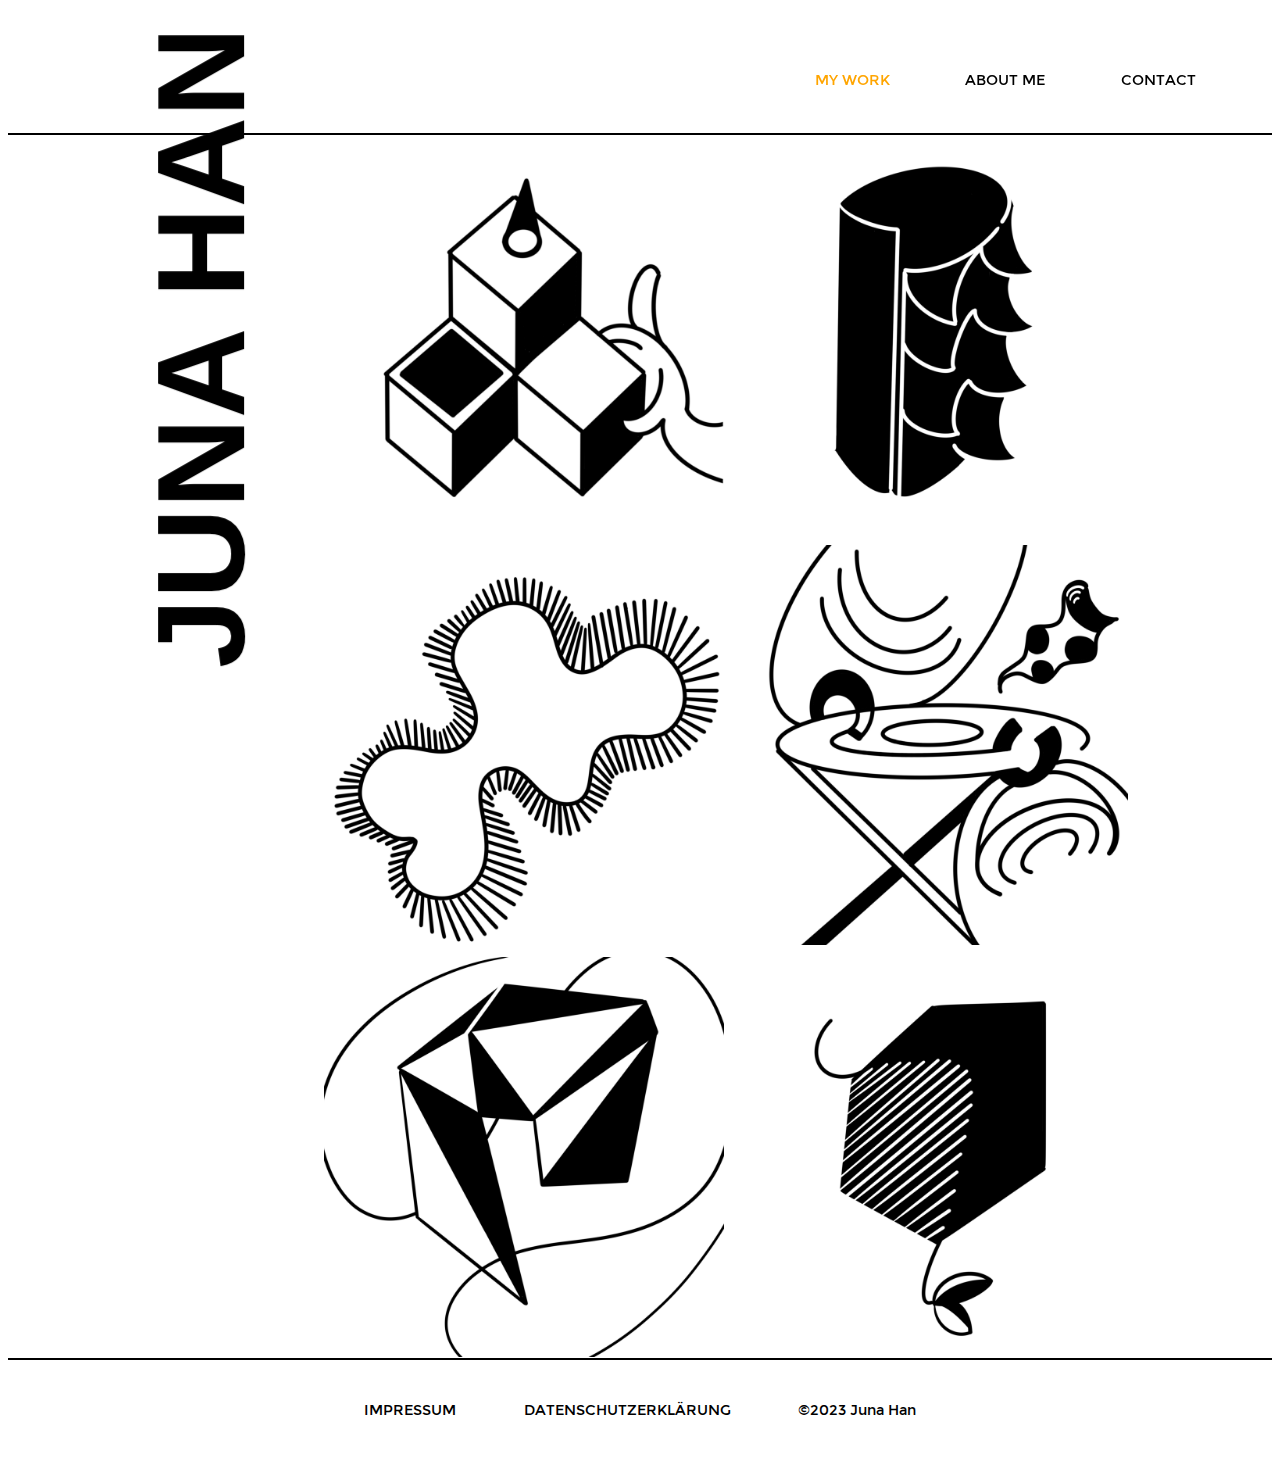
<file: index.html>
<!DOCTYPE html>
<html>
    <head>
        <meta charset="utf-8" />
        <meta name="viewport" content="width=device-width, initial-scale=1.0">
        <title>Juna Han's Portfolio Website</title>
        <link href="portfolio.css" rel="stylesheet">
    </head>
    <body>
        <header id="menu">
            <h1>JUNA HAN</h1>
            <nav>
                <a href="/contact.html">CONTACT</a>
                <a href="/aboutme.html">ABOUT ME</a>
                <a href="/index.html" id="mywork">MY WORK</a>
            </nav>
        </header>
        <section class="wholegallery">
            <div class="gallery">
                <a href="holzspiel.html">
                    <img src="/pic/holzspiel0.png" alt="Holzspiel" width="400" height="400">
                    <img src="/pic/holzspiel1.JPG" alt="Holzspiel" width="400" height="400">
                </a>
            </div>
            <div class="gallery">
                <a href="lampe.html">
                    <img src="/pic/lampe0.png" alt="Lichtverpackung" width="400" height="400">
                    <img src="/pic/lampe1.jpeg" alt="Lichtverpackung" width="400" height="400">
                </a>
            </div>
            <div class="gallery">
                <a href="schimmel.html">
                    <img src="/pic/schimmel0.png" alt="Farbstift-Schimmel" width="400" height="400">
                    <img src="/pic/schimmel1.jpg" alt="Farbstift-Schimmel" width="400" height="400">
                </a>
            </div>
            <div class="gallery">
                <a href="humbletable.html">
                    <img src="/pic/tisch0.png" alt="Humble-Table" width="400" height="400">
                    <img src="/pic/tisch1.jpg" alt="Humble-Table" width="400" height="400">
                </a>
            </div>
            <div class="gallery">
                <a href="origami.html">
                    <img src="/pic/origami0.png" alt="Aktiv-Passiv" width="400" height="400">
                    <img src="/pic/origami1.jpg" alt="Aktiv-Passiv" width="400" height="400">
                </a>
            </div>
            <div class="gallery">
                <a href="dna.html">
                    <img src="/pic/dna0.png" alt="BMW Beyond" width="400" height="400">
                    <img src="/pic/dna1.png" alt="BMW Beyond" width="400" height="400">
                </a>
            </div>
        </section>
    </body>
    <footer>
        <hr>
        <a href="impressum.html">
        <p>IMPRESSUM</p></a>
        <a href="datenschutz.html">
        <p>DATENSCHUTZERKLÄRUNG</p></a>
        <p>©2023 Juna Han</p>
    </footer>
</html>
</file>
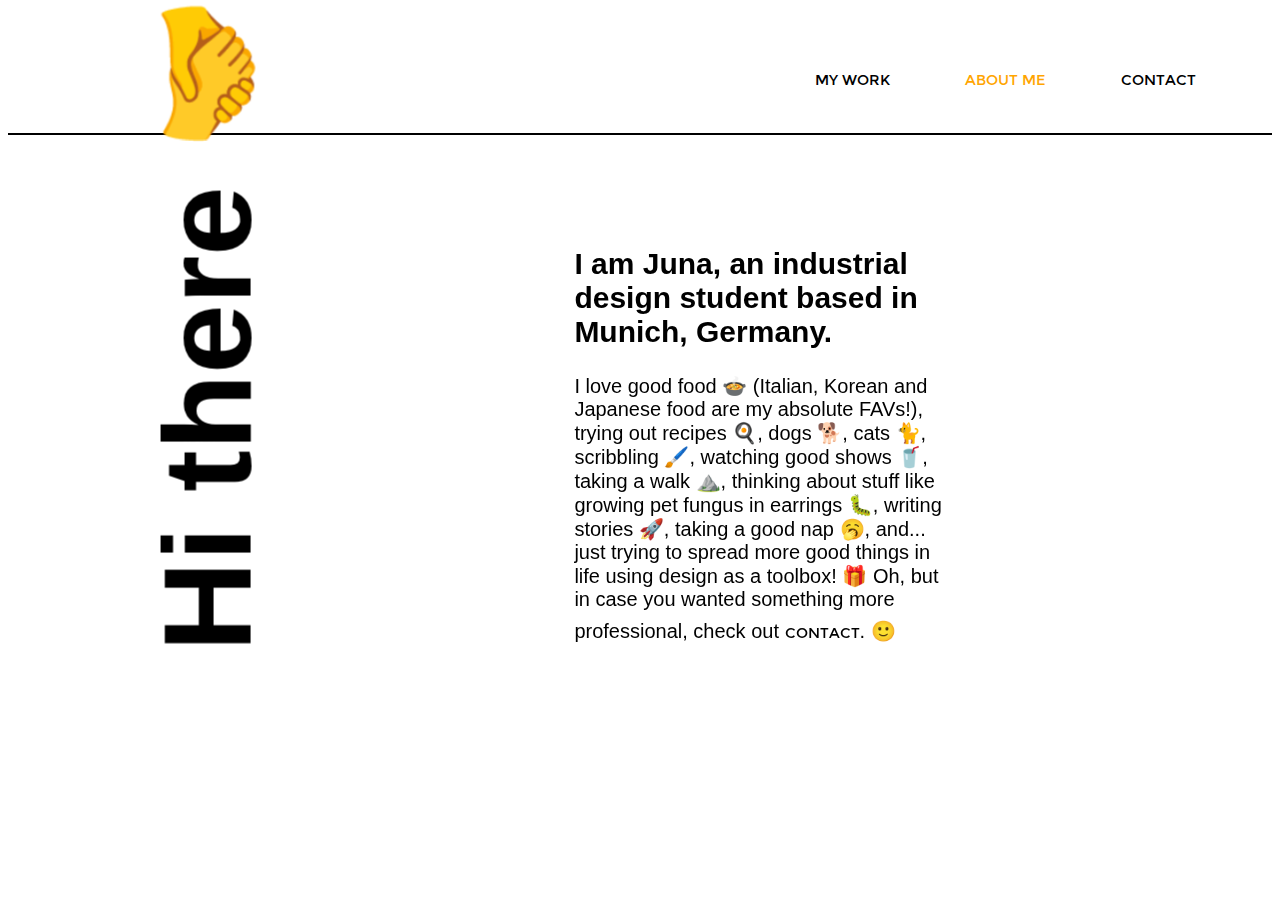
<file: aboutme.html>
<!DOCTYPE html>
<html>
    <head>
        <meta charset="utf-8" />
        <meta name="viewport" content="width=device-width, initial-scale=1.0">
        <title>About Me</title>
        <link href="portfolio.css" rel="stylesheet">
    </head>
    <body>
        <header id="menu">
            <h1 id="aboutmeh1">Hi there 🤝</h1>
            <nav>
                <a href="/contact.html">CONTACT</a>
                <a href="/aboutme.html" id="aboutme">ABOUT ME</a>
                <a href="/index.html">MY WORK</a>
            </nav>
        </header>
        <section class="specificgallery"></section>
        <section class="descother">
            <h2>I am Juna, an industrial design student based in Munich, Germany.</h2>
            <p>I love good food 🍲 (Italian, Korean and Japanese food are my absolute FAVs!), trying out recipes 🍳, dogs 🐕, cats 🐈,
                scribbling 🖌️, watching good shows 🥤, taking a walk ⛰️, thinking about stuff like growing pet fungus in earrings 🐛,
                writing stories 🚀, taking a good nap 🥱, and... just trying to spread more good things in life using design as a toolbox! 🎁
                Oh, but in case you wanted something more professional, check out <a href="contact.html">CONTACT</a>. 🙂
            </p>
        </section>
    </body>
</html>
</file>
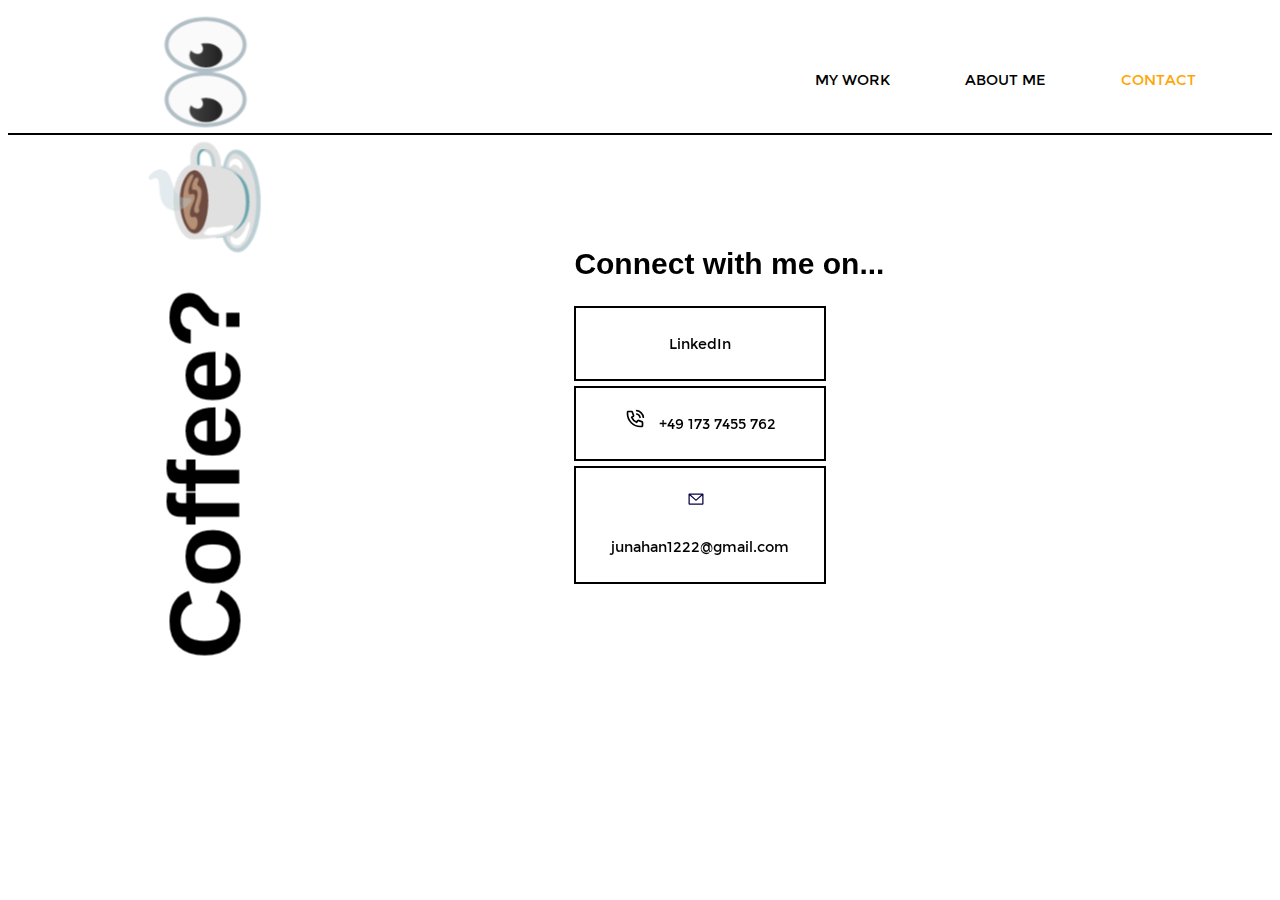
<file: contact.html>
<!DOCTYPE html>
<html>
    <head>
        <meta charset="utf-8" />
        <meta name="viewport" content="width=device-width, initial-scale=1.0">
        <title>Contact</title>
        <link href="portfolio.css" rel="stylesheet">
    </head>
    <body>
        <header id="menu">
            <h1 id="contacth1">Coffee? ☕👀</h1>
            <nav>
                <a href="/contact.html" id="contact">CONTACT</a>
                <a href="/aboutme.html">ABOUT ME</a>
                <a href="/index.html">MY WORK</a>
            </nav>
        </header>
        <section class="specificgallery"></section>
        <section class="descother">
            <h2>Connect with me on...</h2>
            <a href="https://www.linkedin.com/in/juna-han/" id="linkedin">LinkedIn</a>
            <a id="phonemail"><img src="/pic/phone.svg" width="20px"> +49 173 7455 762</a>
            <a id="phonemail"><img src="/pic/email.svg" width="20px"> junahan1222@gmail.com</a>
        </section>
    </body>
</html>
</file>
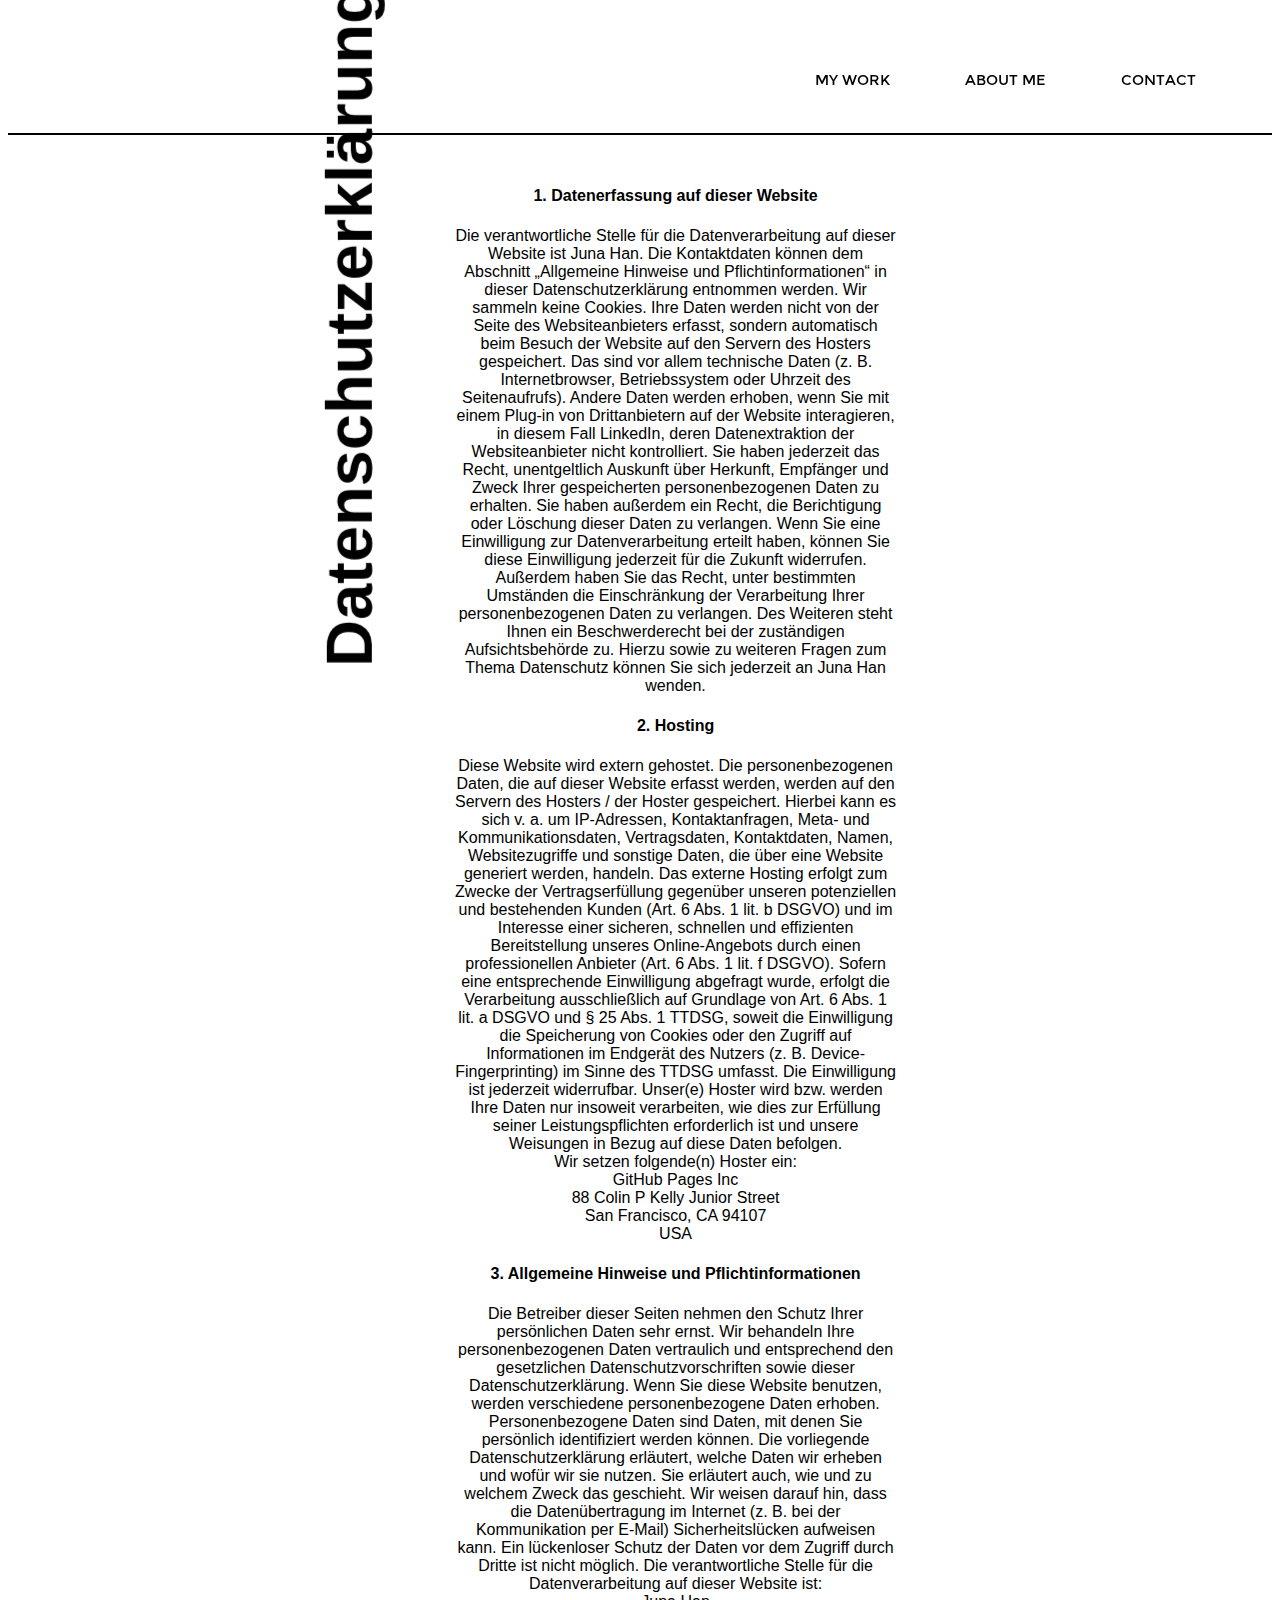
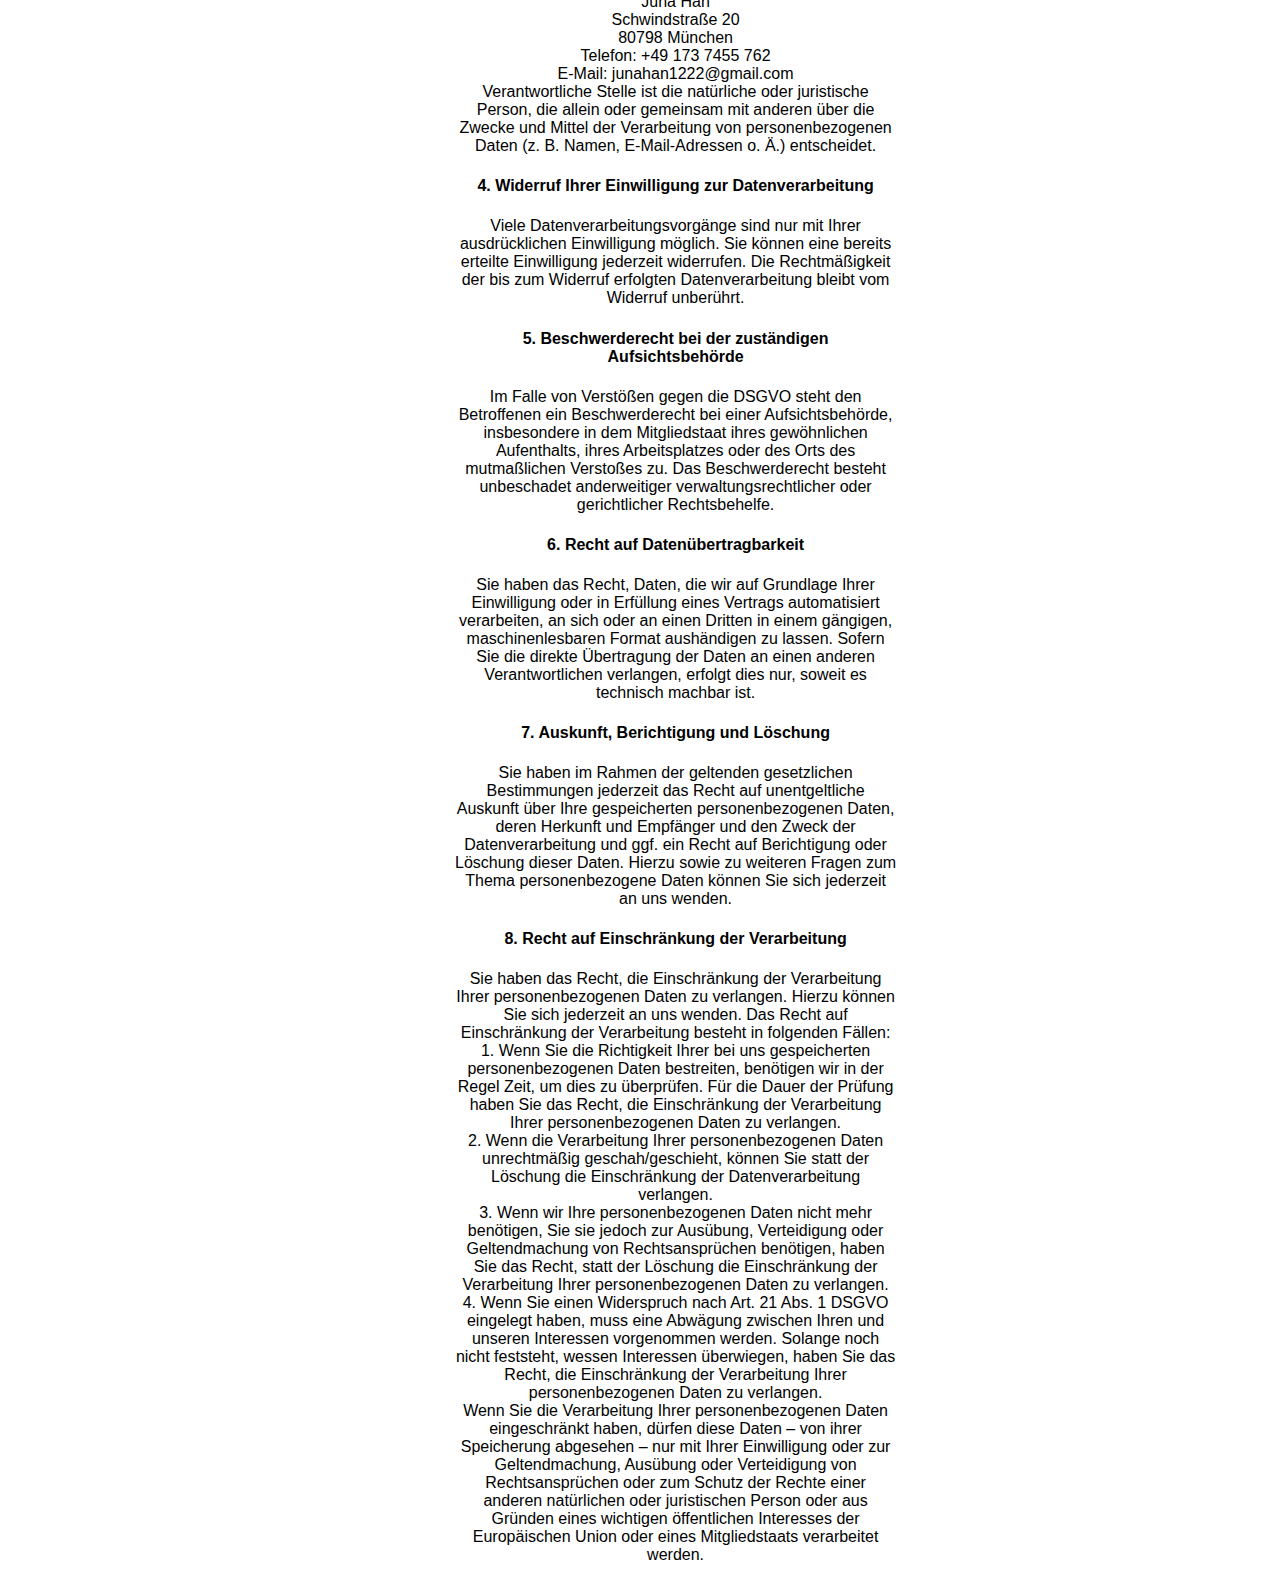
<file: datenschutz.html>
<!DOCTYPE html>
<html>
    <head>
        <meta charset="utf-8" />
        <meta name="viewport" content="width=device-width, initial-scale=1.0">
        <title>Datenschutzerklärung</title>
        <link href="portfolio.css" rel="stylesheet">
    </head>
    <body>
        <header id="menu">
            <h1 id="datenschutz">Datenschutzerklärung</h1>
            <nav>
                <a href="/contact.html">CONTACT</a>
                <a href="/aboutme.html">ABOUT ME</a>
                <a href="/index.html">MY WORK</a>
            </nav>
        </header>
        <section class="specificgallery"></section>
            <section class="descimp">
                <p id="angabenbold">1. Datenerfassung auf dieser Website</p>
                <p id="angaben">Die verantwortliche Stelle für die Datenverarbeitung auf dieser Website ist Juna Han.
                    Die Kontaktdaten können dem Abschnitt „Allgemeine Hinweise und Pflichtinformationen“ in dieser Datenschutzerklärung entnommen werden.
                    Wir sammeln keine Cookies. Ihre Daten werden nicht von der Seite des Websiteanbieters erfasst, sondern automatisch beim Besuch der Website auf den Servern des Hosters gespeichert.
                    Das sind vor allem technische Daten (z. B. Internetbrowser, Betriebssystem oder Uhrzeit des Seitenaufrufs). Andere Daten werden erhoben,
                    wenn Sie mit einem Plug-in von Drittanbietern auf der Website interagieren, in diesem Fall LinkedIn,
                    deren Datenextraktion der Websiteanbieter nicht kontrolliert.
                    Sie haben jederzeit das Recht, unentgeltlich Auskunft über Herkunft, Empfänger und Zweck Ihrer
                    gespeicherten personenbezogenen Daten zu erhalten. Sie haben außerdem ein Recht, die Berichtigung oder
                    Löschung dieser Daten zu verlangen. Wenn Sie eine Einwilligung zur Datenverarbeitung erteilt haben,
                    können Sie diese Einwilligung jederzeit für die Zukunft widerrufen. Außerdem haben Sie das Recht, unter
                    bestimmten Umständen die Einschränkung der Verarbeitung Ihrer personenbezogenen Daten zu verlangen.
                    Des Weiteren steht Ihnen ein Beschwerderecht bei der zuständigen Aufsichtsbehörde zu.
                    Hierzu sowie zu weiteren Fragen zum Thema Datenschutz können Sie sich jederzeit an Juna Han wenden.
                    </p>
                <p id="angabenbold">2. Hosting</p>
                <p id="angaben">Diese Website wird extern gehostet. Die personenbezogenen Daten, die auf dieser Website erfasst werden,
                    werden auf den Servern des Hosters / der Hoster gespeichert. Hierbei kann es sich v. a. um IP-Adressen,
                    Kontaktanfragen, Meta- und Kommunikationsdaten, Vertragsdaten, Kontaktdaten, Namen, Websitezugriffe
                    und sonstige Daten, die über eine Website generiert werden, handeln.
                    Das externe Hosting erfolgt zum Zwecke der Vertragserfüllung gegenüber unseren potenziellen und
                    bestehenden Kunden (Art. 6 Abs. 1 lit. b DSGVO) und im Interesse einer sicheren, schnellen und effizienten
                    Bereitstellung unseres Online-Angebots durch einen professionellen Anbieter (Art. 6 Abs. 1 lit. f DSGVO).
                    Sofern eine entsprechende Einwilligung abgefragt wurde, erfolgt die Verarbeitung ausschließlich auf
                    Grundlage von Art. 6 Abs. 1 lit. a DSGVO und § 25 Abs. 1 TTDSG, soweit die Einwilligung die Speicherung
                    von Cookies oder den Zugriff auf Informationen im Endgerät des Nutzers (z. B. Device-Fingerprinting) im
                    Sinne des TTDSG umfasst. Die Einwilligung ist jederzeit widerrufbar.
                    Unser(e) Hoster wird bzw. werden Ihre Daten nur insoweit verarbeiten, wie dies zur Erfüllung seiner
                    Leistungspflichten erforderlich ist und unsere Weisungen in Bezug auf diese Daten befolgen.
                <p id="angaben">Wir setzen folgende(n) Hoster ein:</p>
                <p id="angaben">GitHub Pages Inc</p>
                <p id="angaben">88 Colin P Kelly Junior Street</p>
                <p id="angaben">San Francisco, CA 94107</p>
                <p id="angaben">USA</p>
                <p id="angabenbold">3. Allgemeine Hinweise und Pflichtinformationen</p>
                <p id="angaben">Die Betreiber dieser Seiten nehmen den Schutz Ihrer persönlichen Daten sehr ernst. Wir behandeln Ihre
                    personenbezogenen Daten vertraulich und entsprechend den gesetzlichen Datenschutzvorschriften sowie
                    dieser Datenschutzerklärung. Wenn Sie diese Website benutzen, werden verschiedene personenbezogene Daten erhoben.
                    Personenbezogene Daten sind Daten, mit denen Sie persönlich identifiziert werden können. Die vorliegende
                    Datenschutzerklärung erläutert, welche Daten wir erheben und wofür wir sie nutzen. Sie erläutert auch, wie
                    und zu welchem Zweck das geschieht. Wir weisen darauf hin, dass die Datenübertragung im Internet (z. B. bei der Kommunikation per E-Mail)
                    Sicherheitslücken aufweisen kann. Ein lückenloser Schutz der Daten vor dem Zugriff durch Dritte ist nicht
                    möglich. Die verantwortliche Stelle für die Datenverarbeitung auf dieser Website ist:</p>
                <p id="angaben">Juna Han</p>
                <p id="angaben">Schwindstraße 20</p>
                <p id="angaben">80798 München</p>
                <p id="angaben">Telefon: +49 173 7455 762</p>
                <p id="angaben">E-Mail: junahan1222@gmail.com</p>
                <p id="angaben">Verantwortliche Stelle ist die natürliche oder juristische Person, die allein oder gemeinsam mit anderen über
                    die Zwecke und Mittel der Verarbeitung von personenbezogenen Daten (z. B. Namen, E-Mail-Adressen o. Ä.) entscheidet.</p>
                <p id="angabenbold">4. Widerruf Ihrer Einwilligung zur Datenverarbeitung</p>
                <p id="angaben">Viele Datenverarbeitungsvorgänge sind nur mit Ihrer ausdrücklichen Einwilligung möglich. Sie können eine
                    bereits erteilte Einwilligung jederzeit widerrufen. Die Rechtmäßigkeit der bis zum Widerruf erfolgten
                    Datenverarbeitung bleibt vom Widerruf unberührt.</p>
                <p id="angabenbold">5. Beschwerderecht bei der zuständigen Aufsichtsbehörde</p>
                <p id="angaben">Im Falle von Verstößen gegen die DSGVO steht den Betroffenen ein Beschwerderecht bei einer
                    Aufsichtsbehörde, insbesondere in dem Mitgliedstaat ihres gewöhnlichen Aufenthalts, ihres Arbeitsplatzes
                    oder des Orts des mutmaßlichen Verstoßes zu. Das Beschwerderecht besteht unbeschadet anderweitiger
                    verwaltungsrechtlicher oder gerichtlicher Rechtsbehelfe.</p>
                <p id="angabenbold">6. Recht auf Datenübertragbarkeit</p>
                <p id="angaben">Sie haben das Recht, Daten, die wir auf Grundlage Ihrer Einwilligung oder in Erfüllung eines Vertrags
                    automatisiert verarbeiten, an sich oder an einen Dritten in einem gängigen, maschinenlesbaren Format
                    aushändigen zu lassen. Sofern Sie die direkte Übertragung der Daten an einen anderen Verantwortlichen
                    verlangen, erfolgt dies nur, soweit es technisch machbar ist.</p>
                <p id="angabenbold">7. Auskunft, Berichtigung und Löschung</p>
                <p id="angaben">Sie haben im Rahmen der geltenden gesetzlichen Bestimmungen jederzeit das Recht auf unentgeltliche
                    Auskunft über Ihre gespeicherten personenbezogenen Daten, deren Herkunft und Empfänger und den
                    Zweck der Datenverarbeitung und ggf. ein Recht auf Berichtigung oder Löschung dieser Daten. Hierzu sowie
                    zu weiteren Fragen zum Thema personenbezogene Daten können Sie sich jederzeit an uns wenden.</p>
                <p id="angabenbold">8. Recht auf Einschränkung der Verarbeitung</p>
                <p id="angaben">Sie haben das Recht, die Einschränkung der Verarbeitung Ihrer personenbezogenen Daten zu verlangen.
                    Hierzu können Sie sich jederzeit an uns wenden. Das Recht auf Einschränkung der Verarbeitung besteht in
                    folgenden Fällen:</p>
                <p id="angaben">1. Wenn Sie die Richtigkeit Ihrer bei uns gespeicherten personenbezogenen Daten bestreiten, benötigen wir
                    in der Regel Zeit, um dies zu überprüfen. Für die Dauer der Prüfung haben Sie das Recht, die
                    Einschränkung der Verarbeitung Ihrer personenbezogenen Daten zu verlangen.</p>
                <p id="angaben">2. Wenn die Verarbeitung Ihrer personenbezogenen Daten unrechtmäßig geschah/geschieht, können Sie
                    statt der Löschung die Einschränkung der Datenverarbeitung verlangen.</p>
                <p id="angaben">3. Wenn wir Ihre personenbezogenen Daten nicht mehr benötigen, Sie sie jedoch zur Ausübung,
                    Verteidigung oder Geltendmachung von Rechtsansprüchen benötigen, haben Sie das Recht, statt der
                    Löschung die Einschränkung der Verarbeitung Ihrer personenbezogenen Daten zu verlangen.</p>
                <p id="angaben">4. Wenn Sie einen Widerspruch nach Art. 21 Abs. 1 DSGVO eingelegt haben, muss eine Abwägung zwischen
                    Ihren und unseren Interessen vorgenommen werden. Solange noch nicht feststeht, wessen Interessen
                    überwiegen, haben Sie das Recht, die Einschränkung der Verarbeitung Ihrer personenbezogenen Daten
                    zu verlangen.</p>
                <p id="angaben">Wenn Sie die Verarbeitung Ihrer personenbezogenen Daten eingeschränkt haben, dürfen diese Daten – von
                    ihrer Speicherung abgesehen – nur mit Ihrer Einwilligung oder zur Geltendmachung, Ausübung oder
                    Verteidigung von Rechtsansprüchen oder zum Schutz der Rechte einer anderen natürlichen oder
                    juristischen Person oder aus Gründen eines wichtigen öffentlichen Interesses der Europäischen Union oder
                    eines Mitgliedstaats verarbeitet werden.</p>
            </section>
    </body>
</html>
</file>
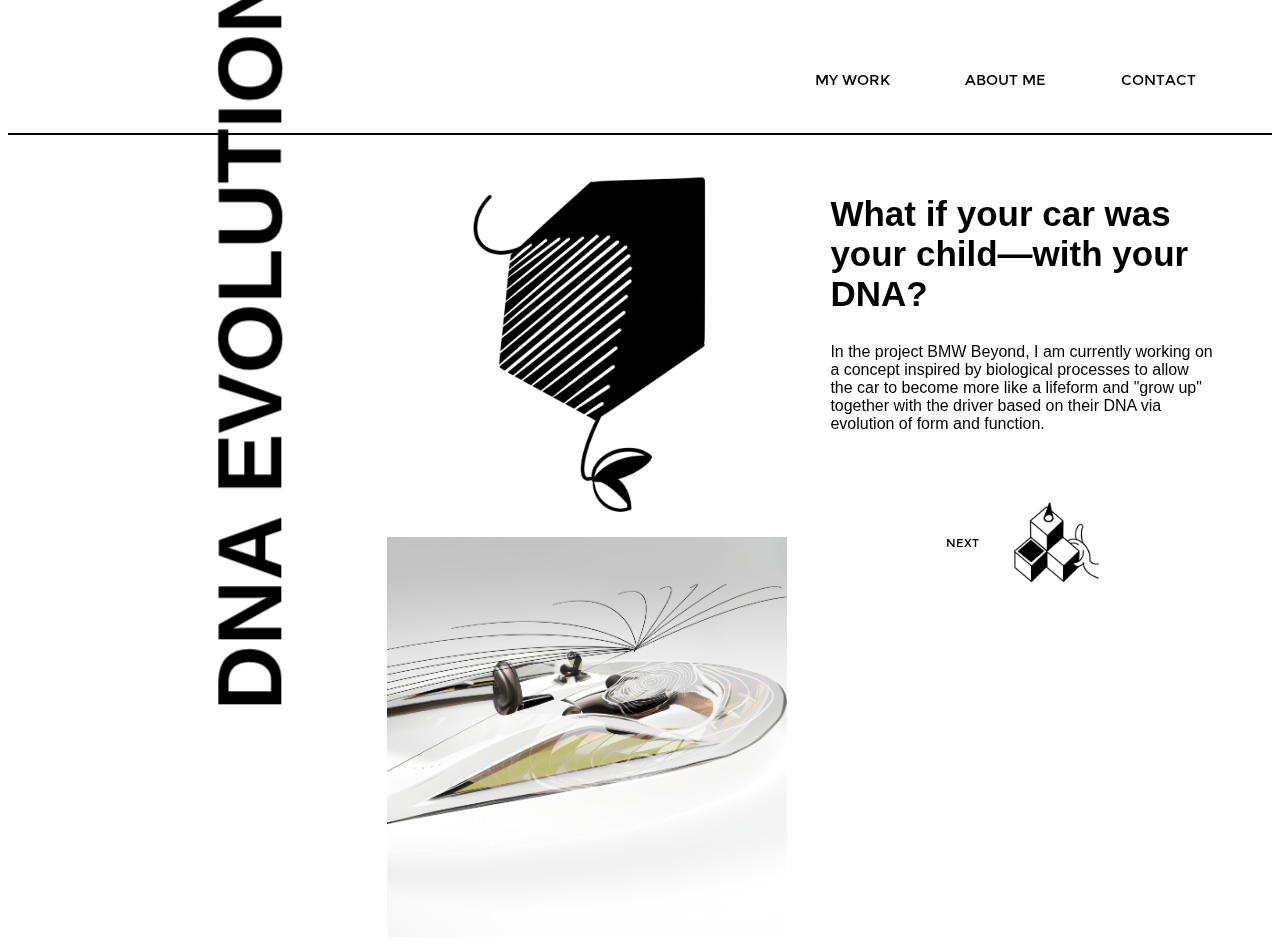
<file: dna.html>
<!DOCTYPE html>
<html>
    <head>
        <meta charset="utf-8" />
        <meta name="viewport" content="width=device-width, initial-scale=1.0">
        <title>BMW Beyond: DNA EVOLUTION</title>
        <link href="portfolio.css" rel="stylesheet">
    </head>
    <body>
        <header id="menu">
            <h1 id="dna">DNA EVOLUTION</h1>
            <nav>
                <a href="/contact.html">CONTACT</a>
                <a href="/aboutme.html">ABOUT ME</a>
                <a href="/index.html">MY WORK</a>
            </nav>
        </header>
        <section class="specificgallery">
            <img src="/pic/dna0.png" alt="Humble-Table" width="400">
            <img src="/pic/dna1.png" alt="Humble-Table" width="400">
            <!--<iframe src="https://player.vimeo.com/video/892317230?h=81dae0fdbd" width="400" height="351" frameborder="1" allow="autoplay; fullscreen; picture-in-picture" allowfullscreen></iframe>-->
        </section>
        <section class="desc">
            <h2>What if your car was your child—with your DNA?</h2>
            <p>In the project BMW Beyond, I am currently working on a concept inspired by biological processes
                to allow the car to become more like a lifeform and "grow up" together with the driver based on
                their DNA via evolution of form and function.
            </p>
            <a href="holzspiel.html">
                <div class="nexttext"><p>NEXT</p></div>
                <div class="nextimg"><img src="/pic/holzspiel0.png" alt="Holzspiel" width="100" height="100"></div>
            </a>
        </section>
    </body>
</html>
</file>
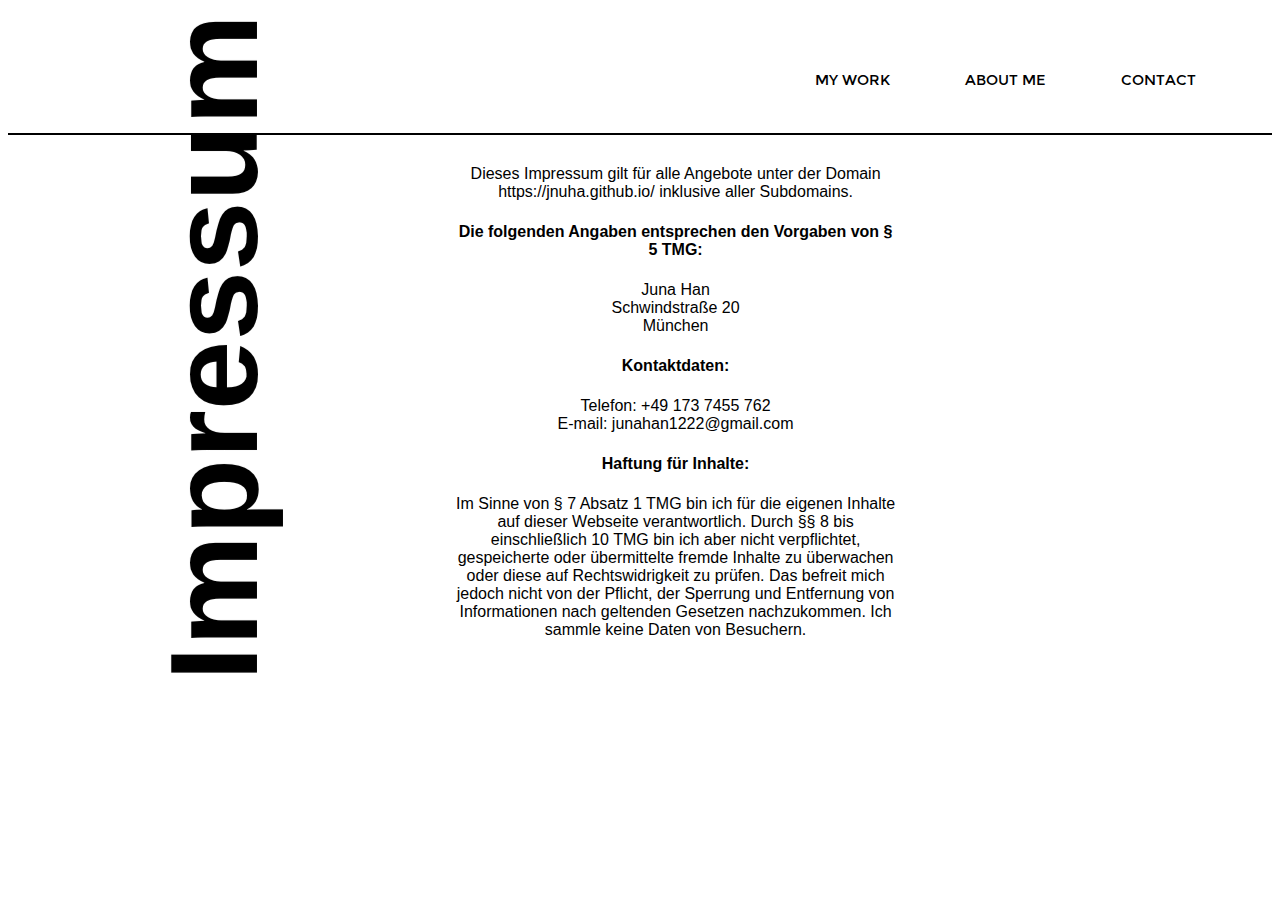
<file: impressum.html>
<!DOCTYPE html>
<html>
    <head>
        <meta charset="utf-8" />
        <meta name="viewport" content="width=device-width, initial-scale=1.0">
        <title>Impressum</title>
        <link href="portfolio.css" rel="stylesheet">
    </head>
    <body>
        <header id="menu">
            <h1>Impressum</h1>
            <nav>
                <a href="/contact.html">CONTACT</a>
                <a href="/aboutme.html">ABOUT ME</a>
                <a href="/index.html">MY WORK</a>
            </nav>
        </header>
        <section class="specificgallery"></section>
            <section class="descimp">
                <p id="angaben">Dieses Impressum gilt für alle Angebote unter der Domain https://jnuha.github.io/ inklusive aller Subdomains.</p>
                <p id="angabenbold">Die folgenden Angaben entsprechen den Vorgaben von § 5 TMG:</p>
                <p id="angaben">Juna Han</p>
                <p id="angaben">Schwindstraße 20</p>
                <p id="angaben">München</p>
                <p id="angabenbold">Kontaktdaten:</p>
                <p id="angaben">Telefon: +49 173 7455 762</p>
                <p id="angaben">E-mail: junahan1222@gmail.com</p>
                <p id="angabenbold">Haftung für Inhalte:</p>
                <p id="angaben">Im Sinne von § 7 Absatz 1 TMG bin ich für die eigenen Inhalte auf dieser Webseite verantwortlich.
                    Durch §§ 8 bis einschließlich 10 TMG bin ich aber nicht verpflichtet,
                    gespeicherte oder übermittelte fremde Inhalte zu überwachen oder diese auf Rechtswidrigkeit zu prüfen.
                    Das befreit mich jedoch nicht von der Pflicht, der Sperrung und Entfernung von Informationen
                    nach geltenden Gesetzen nachzukommen. Ich sammle keine Daten von Besuchern.
                </p>
            </section>
    </body>
</html>
</file>
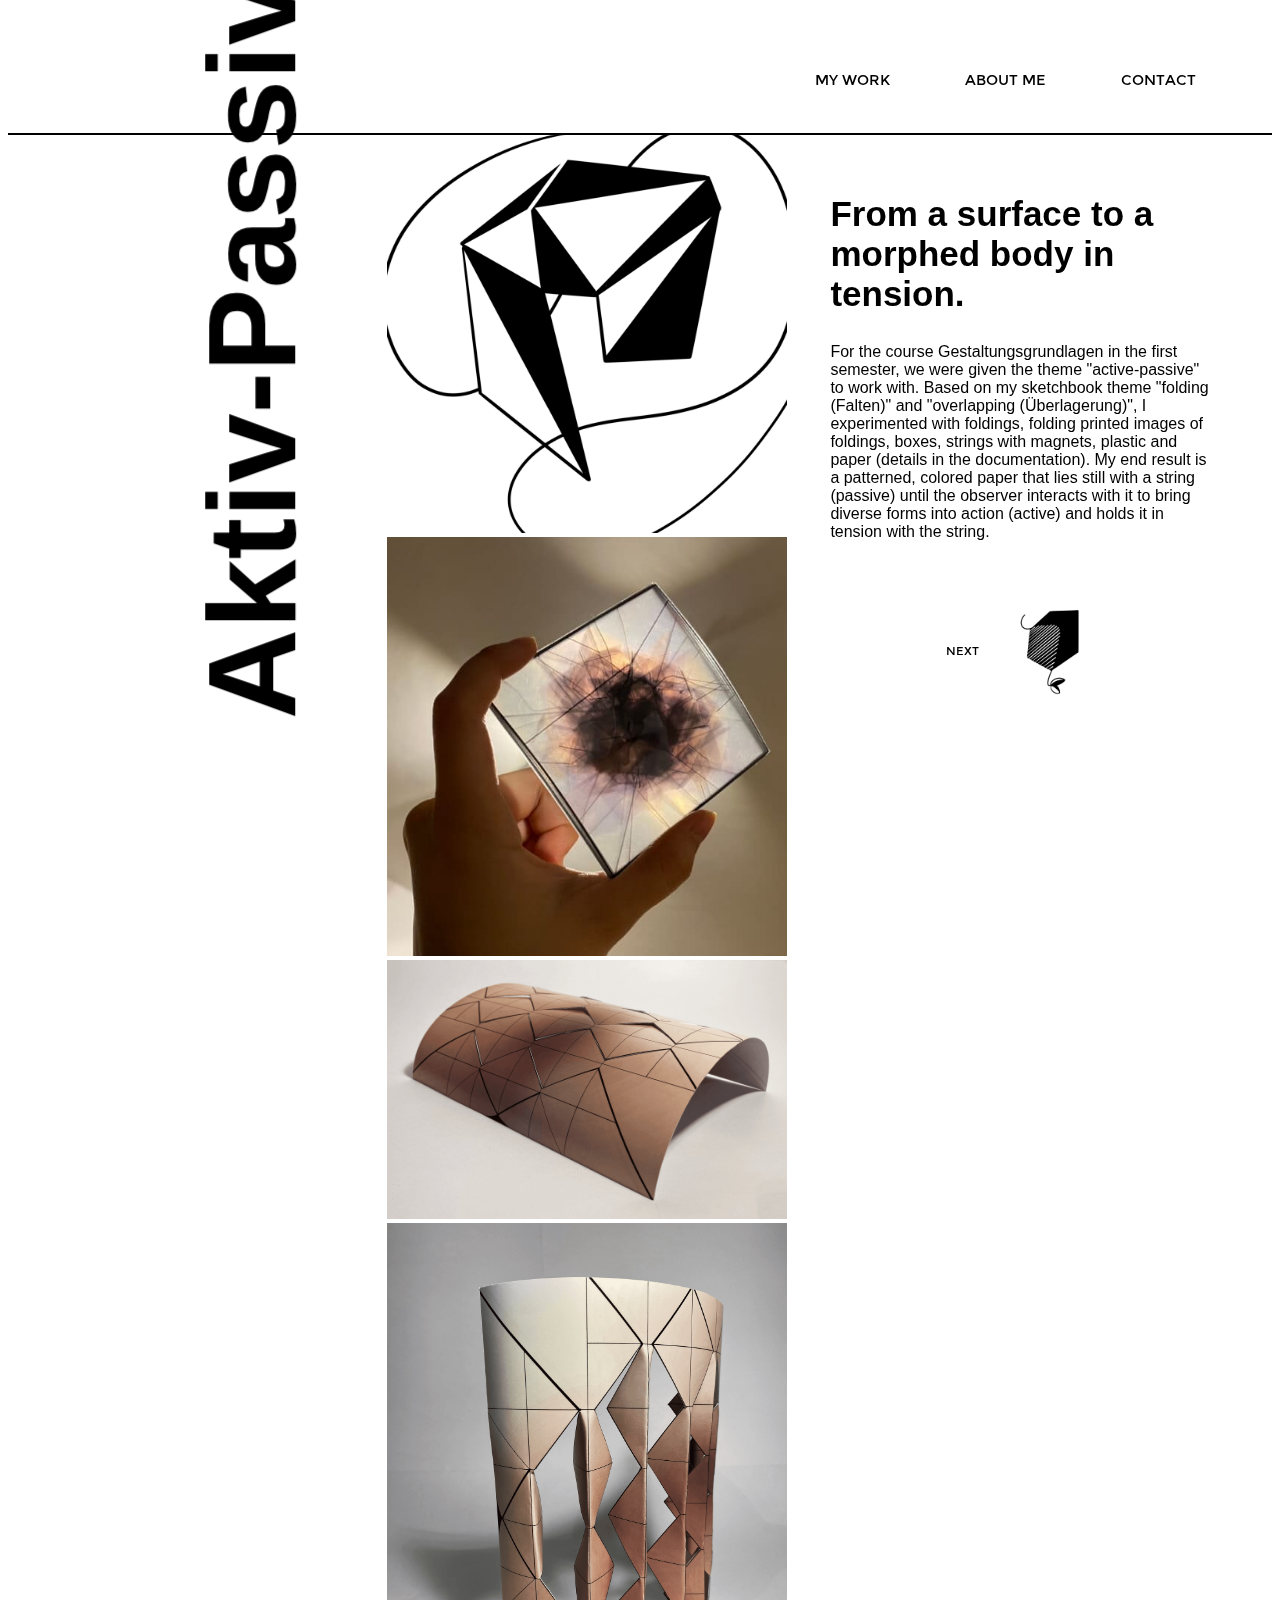
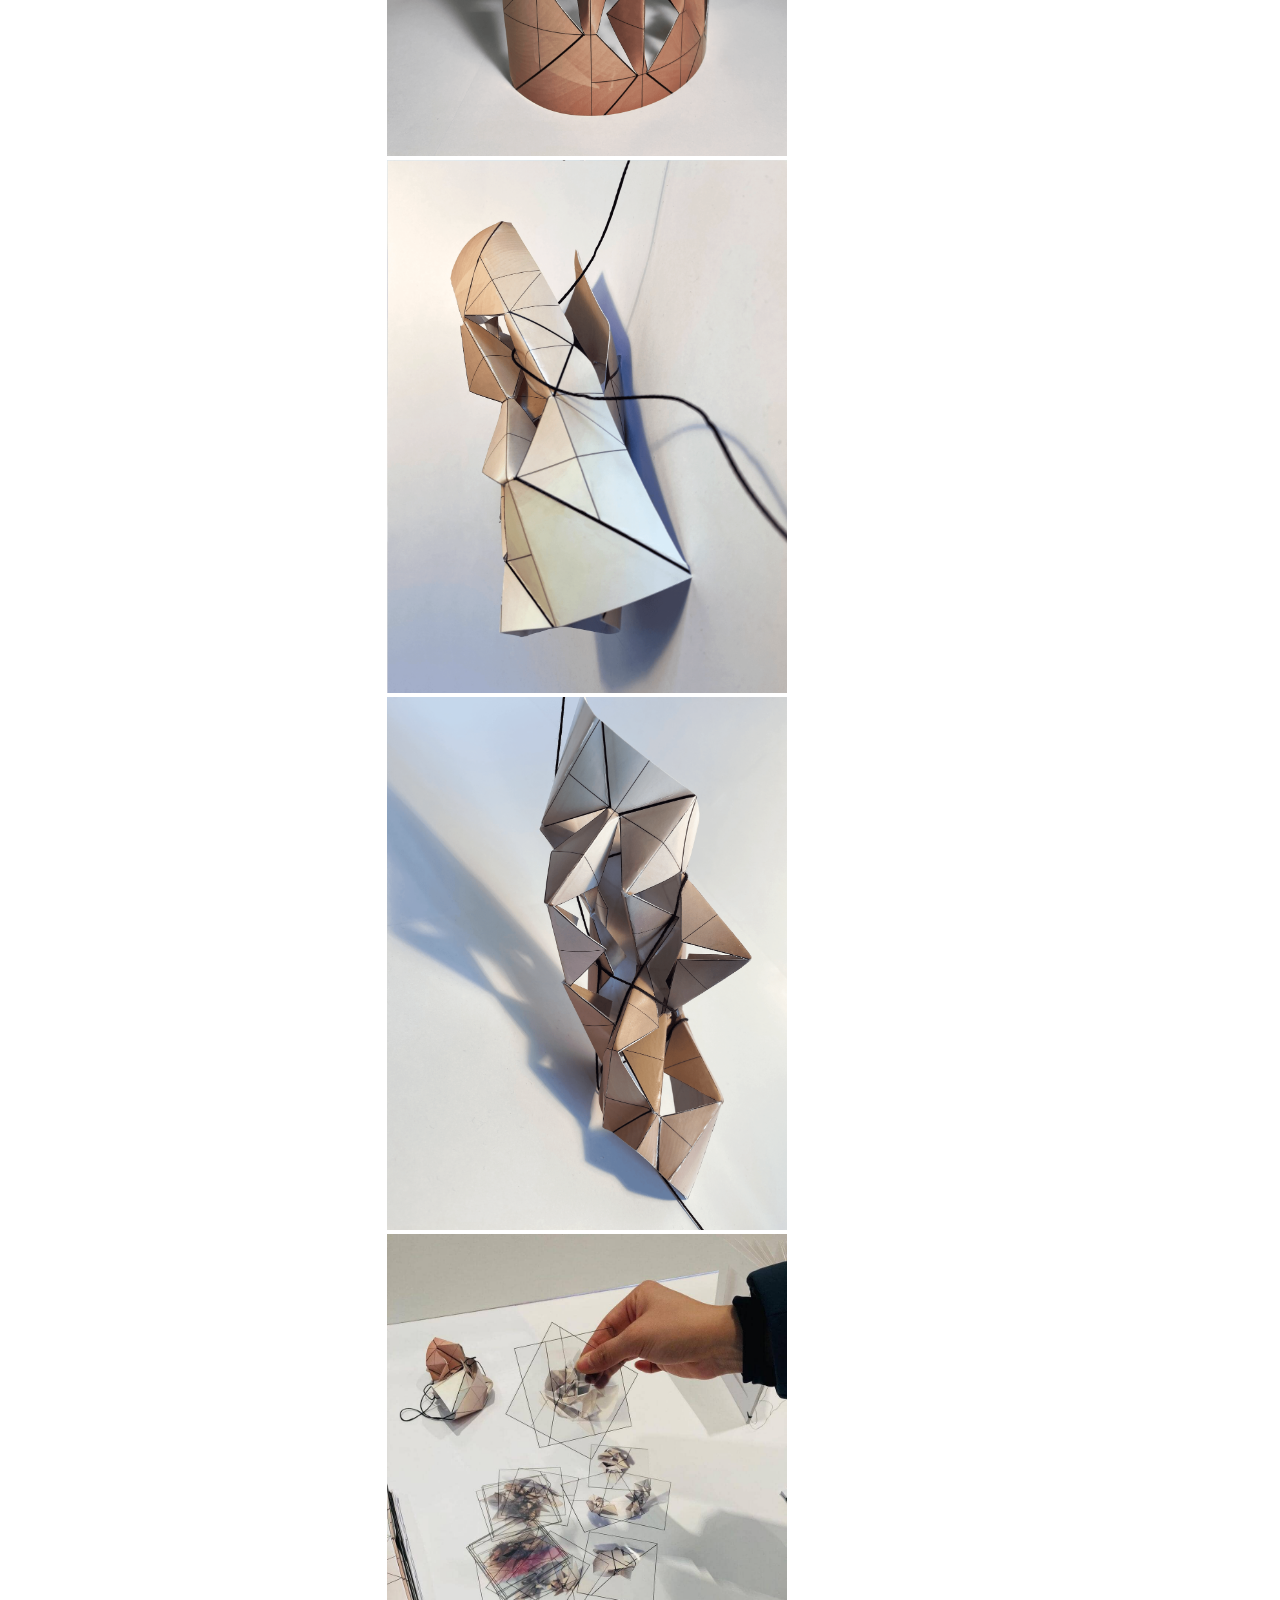
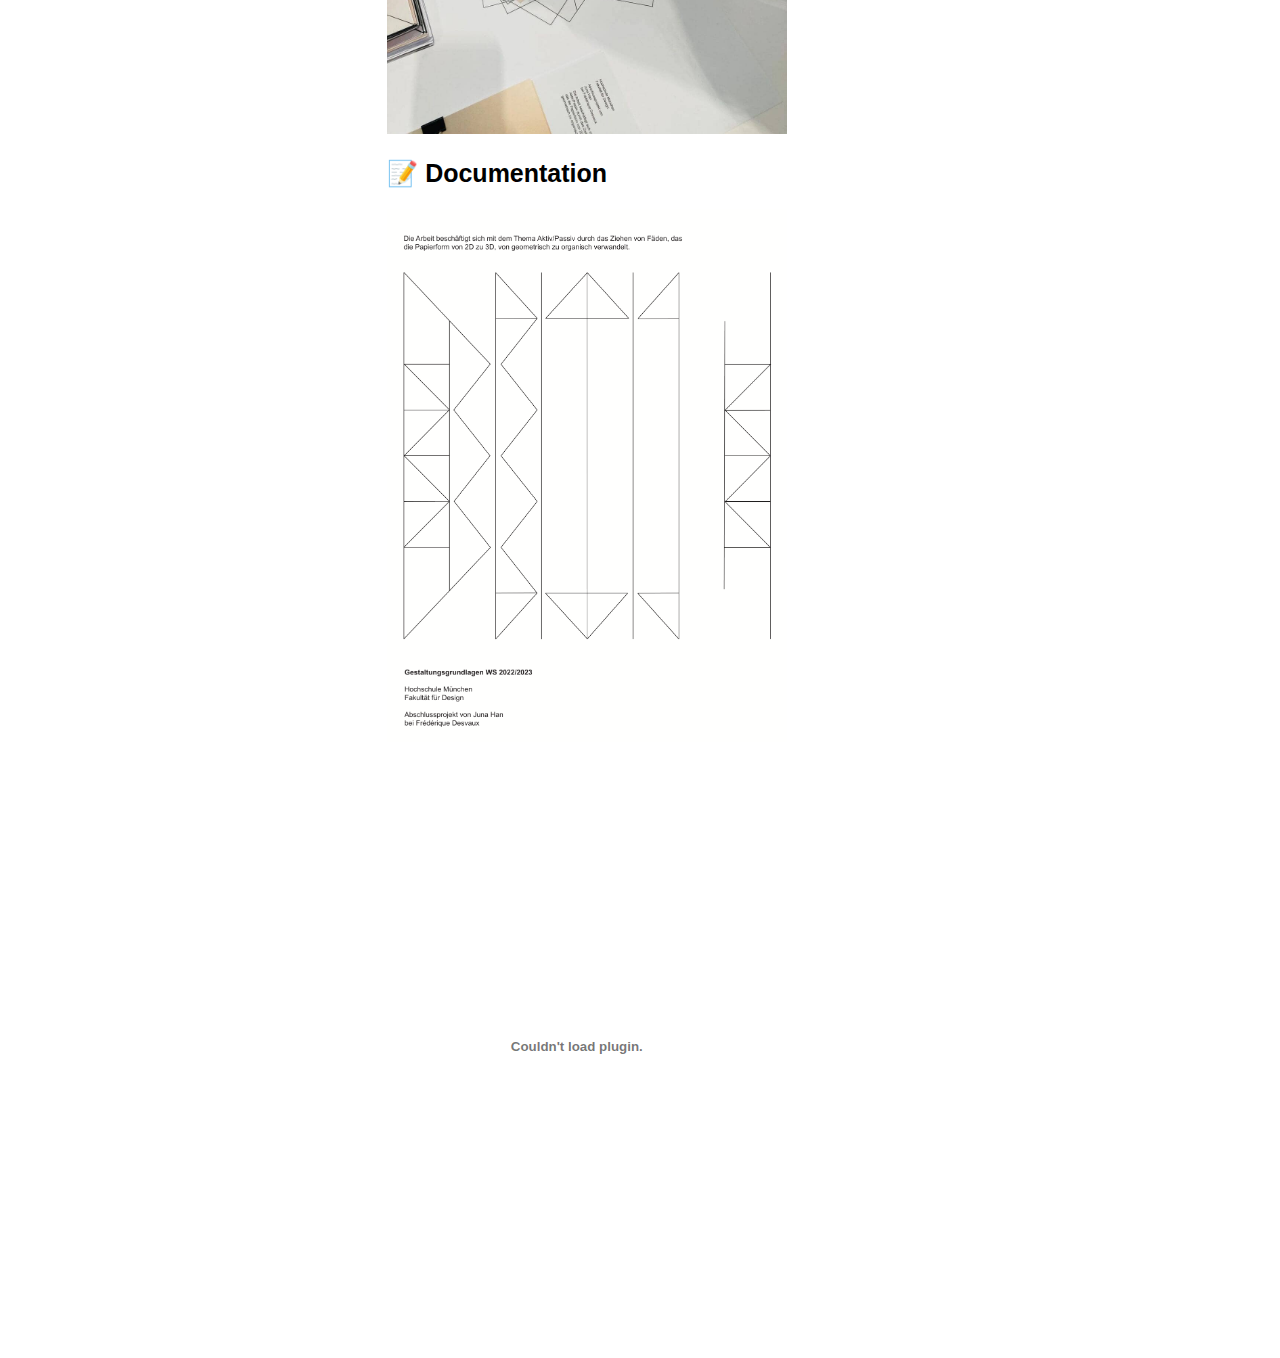
<file: origami.html>
<!DOCTYPE html>
<html>
    <head>
        <meta charset="utf-8" />
        <meta name="viewport" content="width=device-width, initial-scale=1.0">
        <title>Aktiv-Passiv</title>
        <link href="portfolio.css" rel="stylesheet">
    </head>
    <body>
        <header id="menu">
            <h1>Aktiv-Passiv</h1>
            <nav>
                <a href="/contact.html">CONTACT</a>
                <a href="/aboutme.html">ABOUT ME</a>
                <a href="/index.html">MY WORK</a>
            </nav>
        </header>
        <section class="specificgallery">
            <img src="/pic/origami0.png" alt="Aktiv-Passiv" width="400">
            <img src="/pic/origami1.jpg" alt="Aktiv-Passiv" width="400">
            <img src="/pic/origami2.png" alt="Aktiv-Passiv" width="400">
            <img src="/pic/origami3.png" alt="Aktiv-Passiv" width="400">
            <img src="/pic/origami4.png" alt="Aktiv-Passiv" width="400">
            <img src="/pic/origami5.png" alt="Aktiv-Passiv" width="400">
            <img src="/pic/origami6.jpg" alt="Aktiv-Passiv" width="400">
            <h2>📝 Documentation</h2>
            <img src="/pic/origami_plakat.png" alt="Aktiv-Passiv" width="400">
            <embed src="/pic/origami_doku.pdf" type="application/pdf" width="100%" height="600px">
        </section>
        <section class="desc">
            <h2>From a surface to a morphed body in tension.</h2>
            <p>For the course Gestaltungsgrundlagen in the first semester, we were given the theme "active-passive" to work with.
                Based on my sketchbook theme "folding (Falten)" and "overlapping (Überlagerung)", I experimented with foldings,
                folding printed images of foldings, boxes, strings with magnets, plastic and paper (details in the documentation).
                My end result is a patterned, colored paper that lies still with a string (passive) until the observer interacts with it to bring
                diverse forms into action (active) and holds it in tension with the string.
            </p>
            <a href="dna.html">
                <div class="nexttext"><p>NEXT</p></div>
                <div class="nextimg"><img src="/pic/dna0.png" alt="BMW Beyond" width="100" height="100"></div>
            </a>
        </section>
    </body>
</html>
</file>
<file: portfolio.css>
@font-face {
    font-family: title;
    src: url('/font/static/NotoSans_Condensed-Medium.ttf') format('truetype');
    font-family: heading;
    src: url('/font/static/Nats_400.ttf') format('truetype');
}

/*Titles and menu titles*/
h1 {
    font-family: Arial, Helvetica, sans-serif;
    font-size: 125px;
    position: fixed;
    rotate: -90deg;
    margin-top: 17%;
    margin-left: -10%;
}
#lampe {
    font-size: 70px;
    margin-top: 17.5%;
}
#schimmel {
    font-size: 55px;
    margin-top: 19.5%;
}
#humbletable {
    font-size: 110px;
    margin-top: 17.5%;
}
#dna {
    font-size: 90px;
    margin-top: 18%;
}
#datenschutz {
    font-size: 65px;
    margin-top: 18%;
    margin-left: 0%;
}
header#menu {
    box-shadow: 0px 2px 0px rgba(0, 0, 0, 1);
    font-size: 20px;
    background-color: rgba(255, 255, 255, 0.75);
    padding-top: 50px;
    padding-bottom: 75px;
    position: sticky;
    top: 0;
}
#mywork {
    color:orange;
}
#aboutme {
    color:orange;
}
#aboutmeh1 {
    font-size: 125px;
    margin-top: 15%;
}
#contact {
    color:orange;
}
#contacth1 {
    font-size: 100px;
}

/*Link behavior*/
a {
    font-family: heading;
}
nav a {
    float: right;
    margin-right: 6%;
}
a:link {
    text-decoration: none;
    color: black;
}
a:visited {
    text-decoration: none;
    color: black;
} 
a:hover {
    text-decoration: none;
    color: orange;
}
a:active {
    text-decoration: none;
    color: orange;
}

.wholegallery {
    margin-left: 25%;
}
.gallery {
    display: inline-block;
}
.specificgallery {
    display: inline-block;
    margin-left: 30%;
    width: 30%;
}
.specificgallery h2 {
    font-family: Arial, Helvetica, sans-serif;
    font-size: 25px;
}
.gallery a img:last-child {
    display: none;  
  }
.gallery a:hover img:last-child {
    display: block;  
  }
.gallery a:hover img:first-child {
    display: none;  
  }
  
.desc {
    font-family: Arial, Helvetica, sans-serif;
    display: inline-block;
    position: fixed;
    margin-top: 2.5%;
    margin-left: 5%;
    width: 30%;
}
.desc h2 {
    font-size: 35px;
}
.desc p {
    margin-bottom: 15%;
}

/*Contact and about me page body*/
.descother {
    font-family: Arial, Helvetica, sans-serif;
    font-size: 20px;
    display: inline-block;
    position: fixed;
    margin-top: 7%;
    margin-left: -15%;
    width: 30%;
}
.descother img {
    margin-right: 5%;
}
#linkedin {
    border: 2px;
    border-style: solid;
    margin-bottom: 5px;
    padding: 14px 28px;
    font-size: 20px;
    cursor: pointer;
    display: inline-block;
    width: 50%;
    text-align: center;
}
#linkedin:hover {
    border-color: orange;
    border-radius: 100px;
}
#phonemail {
    border: 2px;
    border-style: solid;
    margin-bottom: 5px;
    padding: 14px 28px;
    font-size: 20px;
    display: inline-block;
    width: 50%;
    text-align: center;
}
#phonemail:hover {
    border-color: black;
    color: black;
}

/*Impressum page body*/
.descimp {
    font-family: Arial, Helvetica, sans-serif;
    display: inline-block;
    margin-top: 2.5%;
    margin-left: -25%;
    width: 35%;
    text-align: center;
}

#angaben {
    margin: 0%;
}
#angabenbold {
    margin-top: 5%;
    margin-bottom: 5%;
    font-weight: bold;
}

.nextimg {
    float: right;
    margin-right: 30%;
}
.nexttext {
    float: left;
    margin-left: 30%;
    margin-top: 5%;
}

hr {
    border: none;
    color: black;
    height: 2px;
    background-color: black;
    font-family: Arial, Helvetica, sans-serif;
    margin-top: -0.87%;
}

footer p {
    display: inline-block;
    padding: 0% 2.5%;
    font-family: heading;
    font-size: 20px;
}
footer {
    text-align: center;
}

@media screen and (max-width: 426px) {
    h1 {
        font-family: Arial, Helvetica, sans-serif;
        font-size: 60px;
        position: fixed;
        rotate: -90deg;
        margin-top: 35%;
        margin-left: -20%;
    }
    #lampe {
        font-size: 25px;
        margin-top: 20%;
        margin-left: -10%;
    }
    #schimmel {
        font-size: 25px;
        margin-top: 22.5%;
        margin-left: -22.5%;
    }
    #humbletable {
        font-size: 25px;
        margin-top: 5%;
        margin-left: -10%;
    }
    #dna {
        font-size: 35px;
        margin-top: 20%;
        margin-left: -20%;
    }
    #datenschutz {
        font-size: 35px;
        margin-top: 45%;
        margin-left: -20%;
    }         
    header#menu {
        box-shadow: 0px 2px 0px rgba(0, 0, 0, 1);
        font-size: 20px;
        background-color: rgba(255, 255, 255, 0.75);
        padding-top: 50px;
        padding-bottom: 75px;
        margin-right: -55%;
        position: sticky;
        top: 0;
    }
    hr {
        border: none;
        color: none;
        height: 0px;
        background-color: black;
        font-family: Arial, Helvetica, sans-serif;
        margin-top: -0.87%;
    }
    .desc {
        font-family: Arial, Helvetica, sans-serif;
        display: inline-block;
        position: fixed;
        margin-top: 2.5%;
        margin-left: 35%;
        width: 50%;
    }
    footer {
        margin-left: 60%;
        margin-bottom: 10%;
        width: 20%;
    }
    .specificgallery {
        display: inline-block;
        margin-left: -10%;
    }
    .specificgallery img {
        width: 250px;
        height: 250px;
    }
    .specificgallery embed {
        width: 250px;
        height: 250px;
    }
    #aboutmeh1 {
        font-size: 75px;
        margin-top: 35%;
    }
    #contacth1 {
        font-size: 60px;
        margin-top: 35%;
        margin-right: 37%;
    }
    .descother, .descimp {
        margin-left: 35%;
        width: 65%;
    }
}
@media screen and (width: 768px) {
    h1 {
        font-family: Arial, Helvetica, sans-serif;
        font-size: 75px;
        position: fixed;
        rotate: -90deg;
        margin-top: 20%;
    }
    .specificgallery {
        display: inline-block;
        margin-left: 10%;
    }
    .specificgallery img {
        width: 300px;
        height: 300px;
    }
    .specificgallery embed {
        width: 300px;
        height: 300px;
    }
    .desc {
        font-family: Arial, Helvetica, sans-serif;
        display: inline-block;
        position: fixed;
        margin-top: 2.5%;
        margin-left: 15%;
        width: 40%;
    }
    #lampe {
        font-size: 25px;
        margin-top: 30%;
        margin-left: -10%;
    }
    #schimmel {
        font-size: 25px;
        margin-top: 22.5%;
        margin-left: -17%;
    }
    #humbletable {
        font-size: 40px;
        margin-top: 15%;
        margin-left: -10%;
    }
    #dna {
        font-size: 35px;
        margin-top: 20%;
        margin-left: -15%;
    }
    #datenschutz {
        font-size: 80px;
        margin-top: 45%;
        margin-left: -35%;
    }  
    #aboutmeh1 {
        font-size: 75px;
        margin-top: 35%;
    }
    #contacth1 {
        font-size: 60px;
        margin-top: 35%;
        margin-right: 37%;
    }
    .descother, .descimp {
        margin-left: -5%;
        width: 60%;
    }
}
@media screen and (width: 1024px) {
    .specificgallery {
        display: inline-block;
        margin-left: 10%;
    }
    .specificgallery img {
        width: 300px;
        height: 300px;
    }
    .specificgallery embed {
        width: 300px;
        height: 300px;
    }
    .desc {
        font-family: Arial, Helvetica, sans-serif;
        display: inline-block;
        position: fixed;
        margin-top: 2.5%;
        margin-left: 15%;
        width: 40%;
    }
    #lampe {
        font-size: 50px;
        margin-top: 25%;
        margin-left: -17.5%;
    }
    #schimmel {
        font-size: 50px;
        margin-top: 30%;
        margin-left: -25%;
    }
    #humbletable {
        font-size: 50px;
        margin-top: 25%;
        margin-left: -10%;
    }
    #dna {
        font-size: 50px;
        margin-top: 30%;
        margin-left: -15%;
    }
    #datenschutz {
        font-size: 65px;
        margin-top: 18%;
        margin-left: 0%;
    }
    #aboutmeh1 {
        font-size: 75px;
        margin-top: 35%;
    }
    #contacth1 {
        font-size: 60px;
        margin-top: 35%;
        margin-right: 37%;
    }
    .descother, .descimp {
        margin-left: -5%;
        width: 60%;
    }
}
</file>
